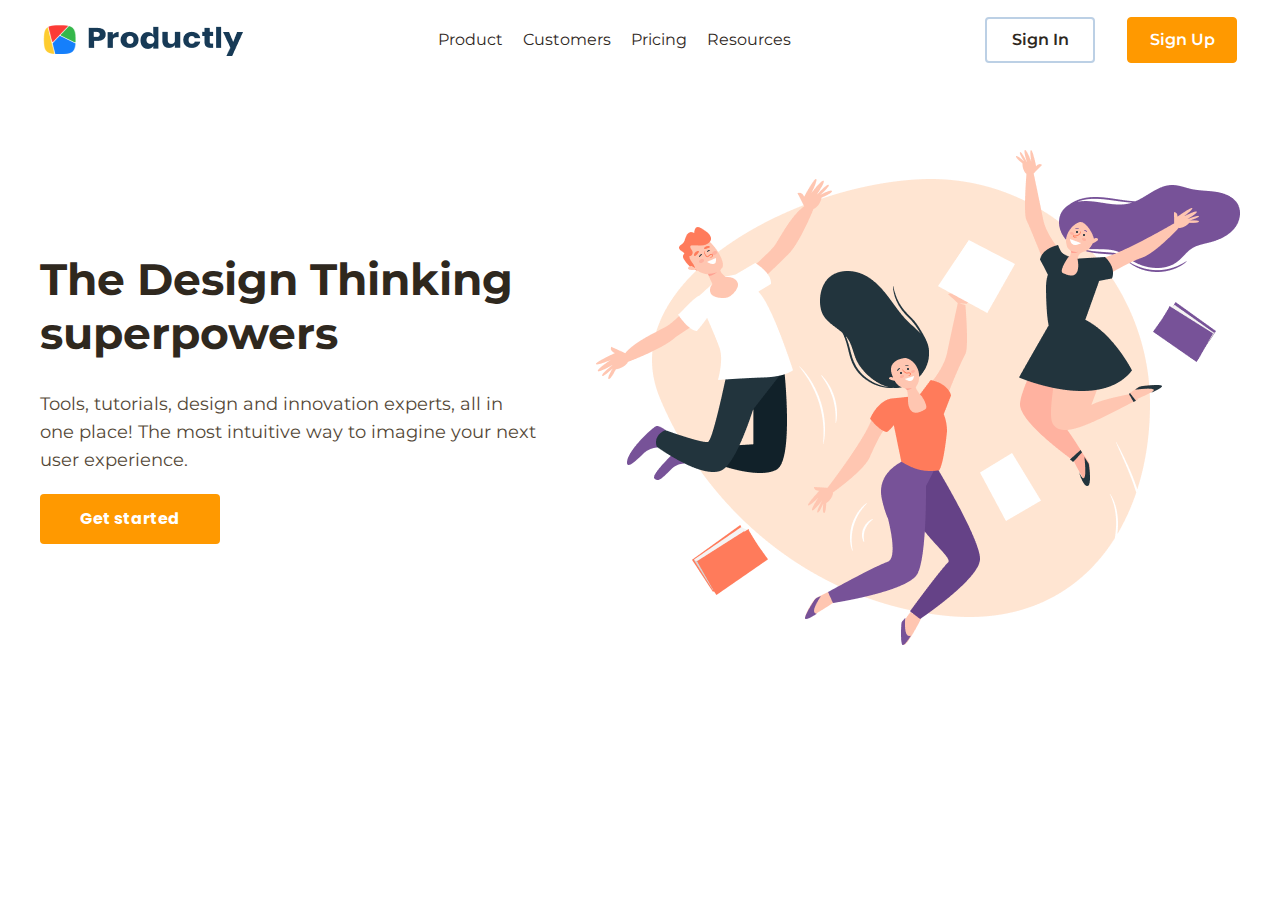
<file: index.html>
<!DOCTYPE html>
<html lang="en">
<head>
    <meta charset="UTF-8">
    <meta http-equiv="X-UA-Compatible" content="IE=edge">
    <meta name="viewport" content="width=device-width, initial-scale=1.0">

    <link rel="stylesheet" href="styles/reset.css">
    <link rel="stylesheet" href="styles/style.css">
    <!--fist font-->
    <link rel="preconnect" href="https://fonts.googleapis.com">
    <link rel="preconnect" href="https://fonts.gstatic.com" crossorigin>
    <link href="https://fonts.googleapis.com/css2?family=Montserrat:wght@400;500;700&display=swap" rel="stylesheet">
    <!--second font-->
    <link rel="preconnect" href="https://fonts.googleapis.com">
    <link rel="preconnect" href="https://fonts.gstatic.com" crossorigin>
    <link href="https://fonts.googleapis.com/css2?family=Poppins:wght@700&display=swap" rel="stylesheet">
    
    <title>Dz8</title>
</head>
<body>
    <header>
        <div class="container--nav" >
            <a href="index.html">
                <img src="./images/logo.png" alt="logo" width="200" height="32"></a>
            <nav class="navigation">
                <ul class="nav_list">
                    <li class="nav_list_item">
                        <a href="index.html">Product</a>
                    </li>
                    <li class="nav_list_item">
                        <a href="another_page">Customers</a>
                    </li>
                    <li class="nav_list_item">
                        <a href="another_page">Pricing</a>
                    </li>
                    <li class="nav_list_item">
                        <a href="another_page">Resources</a>
                    </li>
                </ul>
            </nav>
            <div class="container_button">
                <button class="button button--signin">Sign In</button>
                <button class="button button--signup">Sign Up</button>
            </div>
        </div>
    </header>


    <main>
        <section>
            <div class="container--offer">
                <div>
                    <h1>The Design Thinking superpowers</h1>
                    <p class="title--offer">Tools, tutorials, design and innovation experts, all in one place! The most intuitive way to imagine your next user experience.</p>
                    <form action="pages/new.html" target="_blank">
                        <button class="button--offer">Get started</button>
                    </form>
                </div>
                <img src="images/imageTitle.png" alt="People">
            </div>
        </section>
    </main>
</footer>
</body>
</html>
</file>
<file: styles/style.css>
* {
    box-sizing: border-box;
}
.container--nav {
    max-width: 1230px;
    width: 100%;
    margin: 0 auto;
    padding: 17px 15px ;
    display: flex;
    justify-content: center;
    align-items: center;
    gap: 195px;
}
.nav_list {
    display: flex;
    gap: 20px;
    width: 352px;
    height: 28px;
}
li > a {
    font-family: 'Montserrat', sans-serif;
    text-decoration: none;
    font-style: normal;
    font-weight: 400;
    font-size: 16px;
    line-height: 28px;
    color: #2F281E;
}
a:visited {
    color: #FF9900;
}
a:hover {
    font-family: 'Montserrat', sans-serif;
    font-style: normal;
    font-weight: 500;
    font-size: 16px;
    line-height: 28px;
}
/*button*/
.container_button {
    display: flex;
    max-width: 252px;
    width: 100%;
    max-height: 46px;
    height: 100%;
    justify-content: center;
    align-items: center;
    gap: 32px;
}
.button {
    width: 110px;
    height: 46px;
    display: flex;
    justify-content: center;
    align-items: center;
    border-radius: 4px;
}
.button--signin {
    font-family: 'Montserrat', sans-serif;
    font-style: normal;
    font-weight: 600;
    font-size: 16px;
    line-height: 20px;
    color: #2F281E;
    border: 2px solid #BCD0E5;
    background: #fff;
}
.button--signin:hover {
    font-family: 'Montserrat', sans-serif;
    font-style: normal;
    font-weight: 600;
    font-size: 16px;
    line-height: 20px;
    color: #2F281E;
    border: 2px solid #BCD0E5;
    background: #E9EEF2;
}
.button--signup {
    font-family: 'Montserrat', sans-serif;
    font-style: normal;
    font-weight: 600;
    font-size: 16px;
    line-height: 20px;
    color: #FFFFFF;
    border: 1px solid #FF9900;
    background: #FF9900;
}
.button--signup:hover {
    font-family: 'Montserrat', sans-serif;
    font-style: normal;
    font-weight: 600;
    font-size: 16px;
    line-height: 20px;
    color: #FFFFFF;
    border: none;
    background: linear-gradient(180deg, rgba(255, 138, 0, 0) 0%, rgba(255, 161, 51, 0.607738) 33.85%, #FF8A00 86.46%);

}
/*first section*/
.container--offer {
    max-width: 1230px;
    width: 100%;
    margin: 0 auto;
    margin-top: 70px;
    margin-bottom: 50px;
    padding: 0px 15px;
    display: flex;
    justify-content: space-between;
    align-items: center;
    gap: 56px;
    margin-bottom: 100px;
}

h1 {
    font-family: 'Montserrat', sans-serif;
    margin-bottom: 30px;
    font-style: normal;
    font-weight: 700;
    font-size: 44px;
    line-height: 54px;
    color: #2F281E;
}
.title--offer {
    font-family: 'Montserrat', sans-serif;
    margin-bottom: 20px;
    font-style: normal;
    font-weight: 400;
    font-size: 18px;
    line-height: 28px;
    color: #544837;
}
.button--offer {
    width: 180px;
    height: 50px;
    background: #FF9900;
    border-radius: 4px;
    border: #FF9900;
    font-family: 'Poppins', sans-serif;
    font-style: normal;
    font-weight: 700;
    font-size: 16px;
    line-height: 24px;
    text-align: center;
    color: #FFFFFF;
}
</file>
